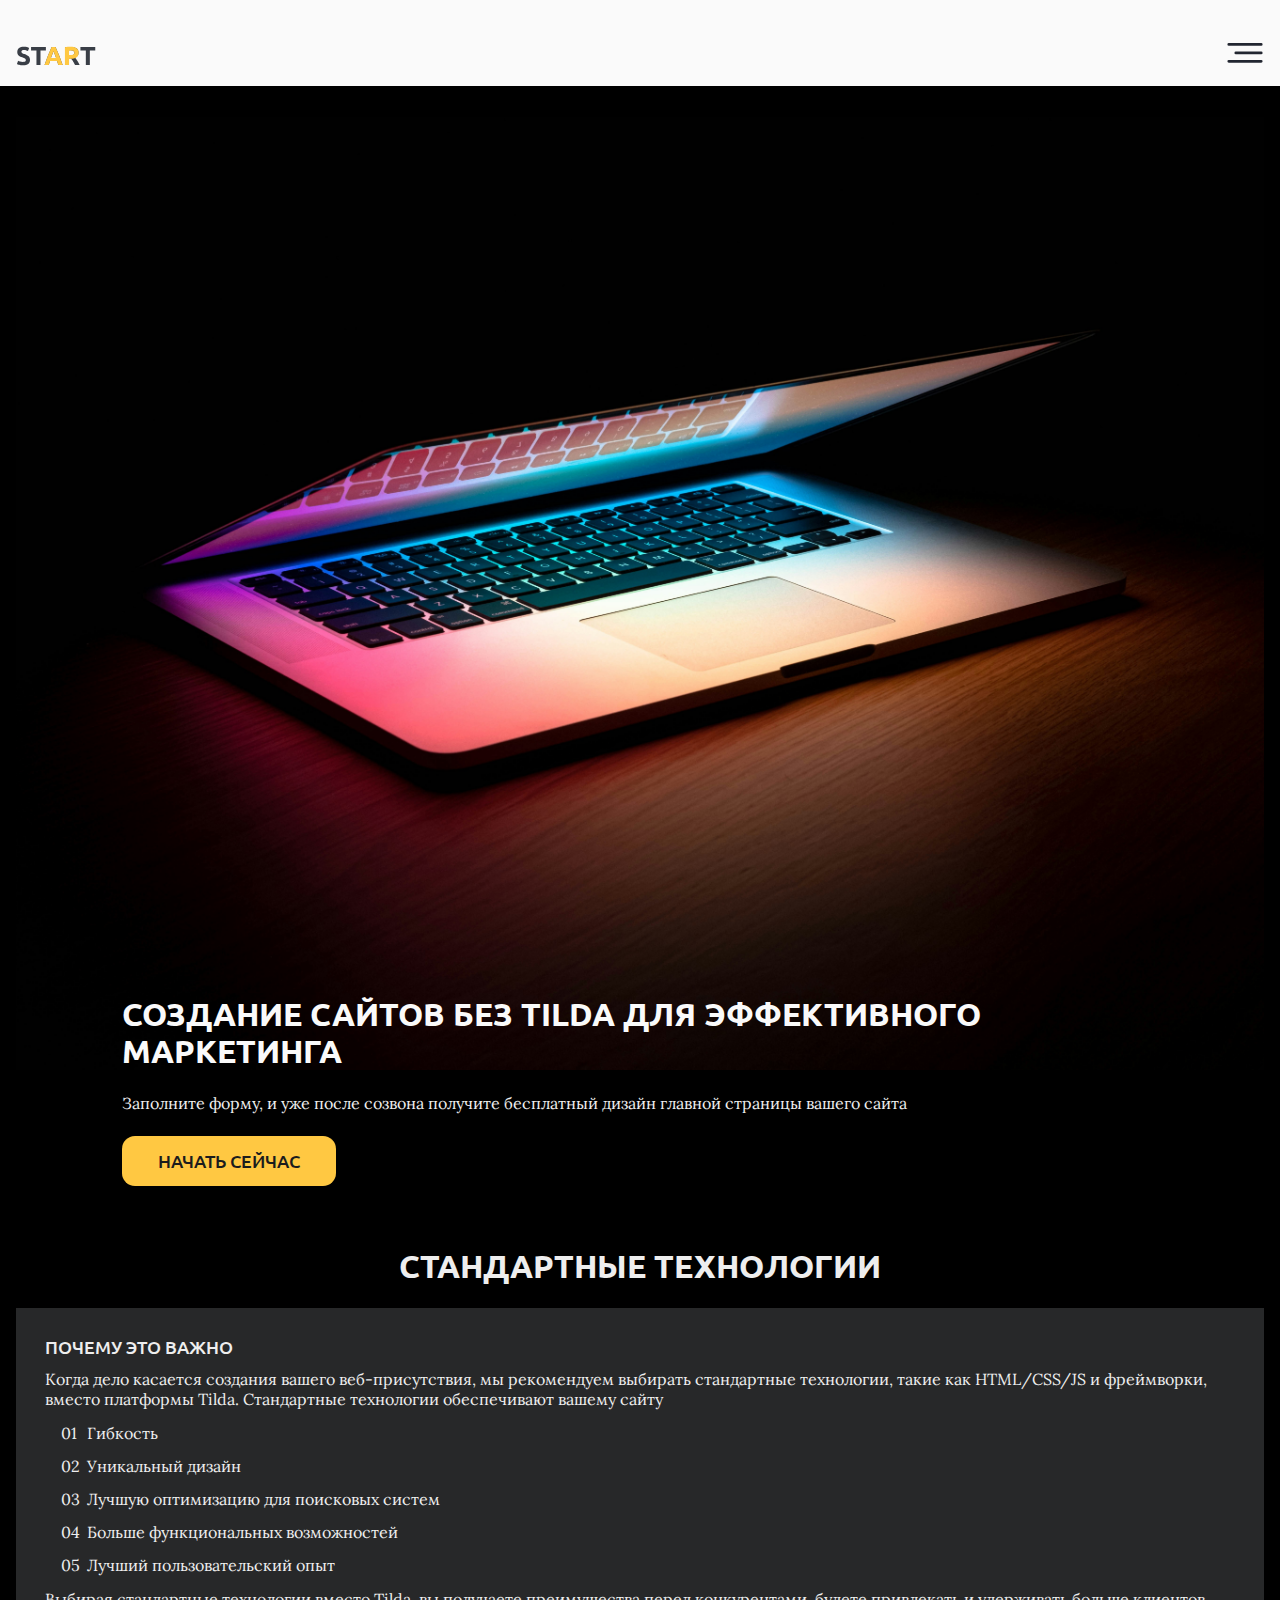
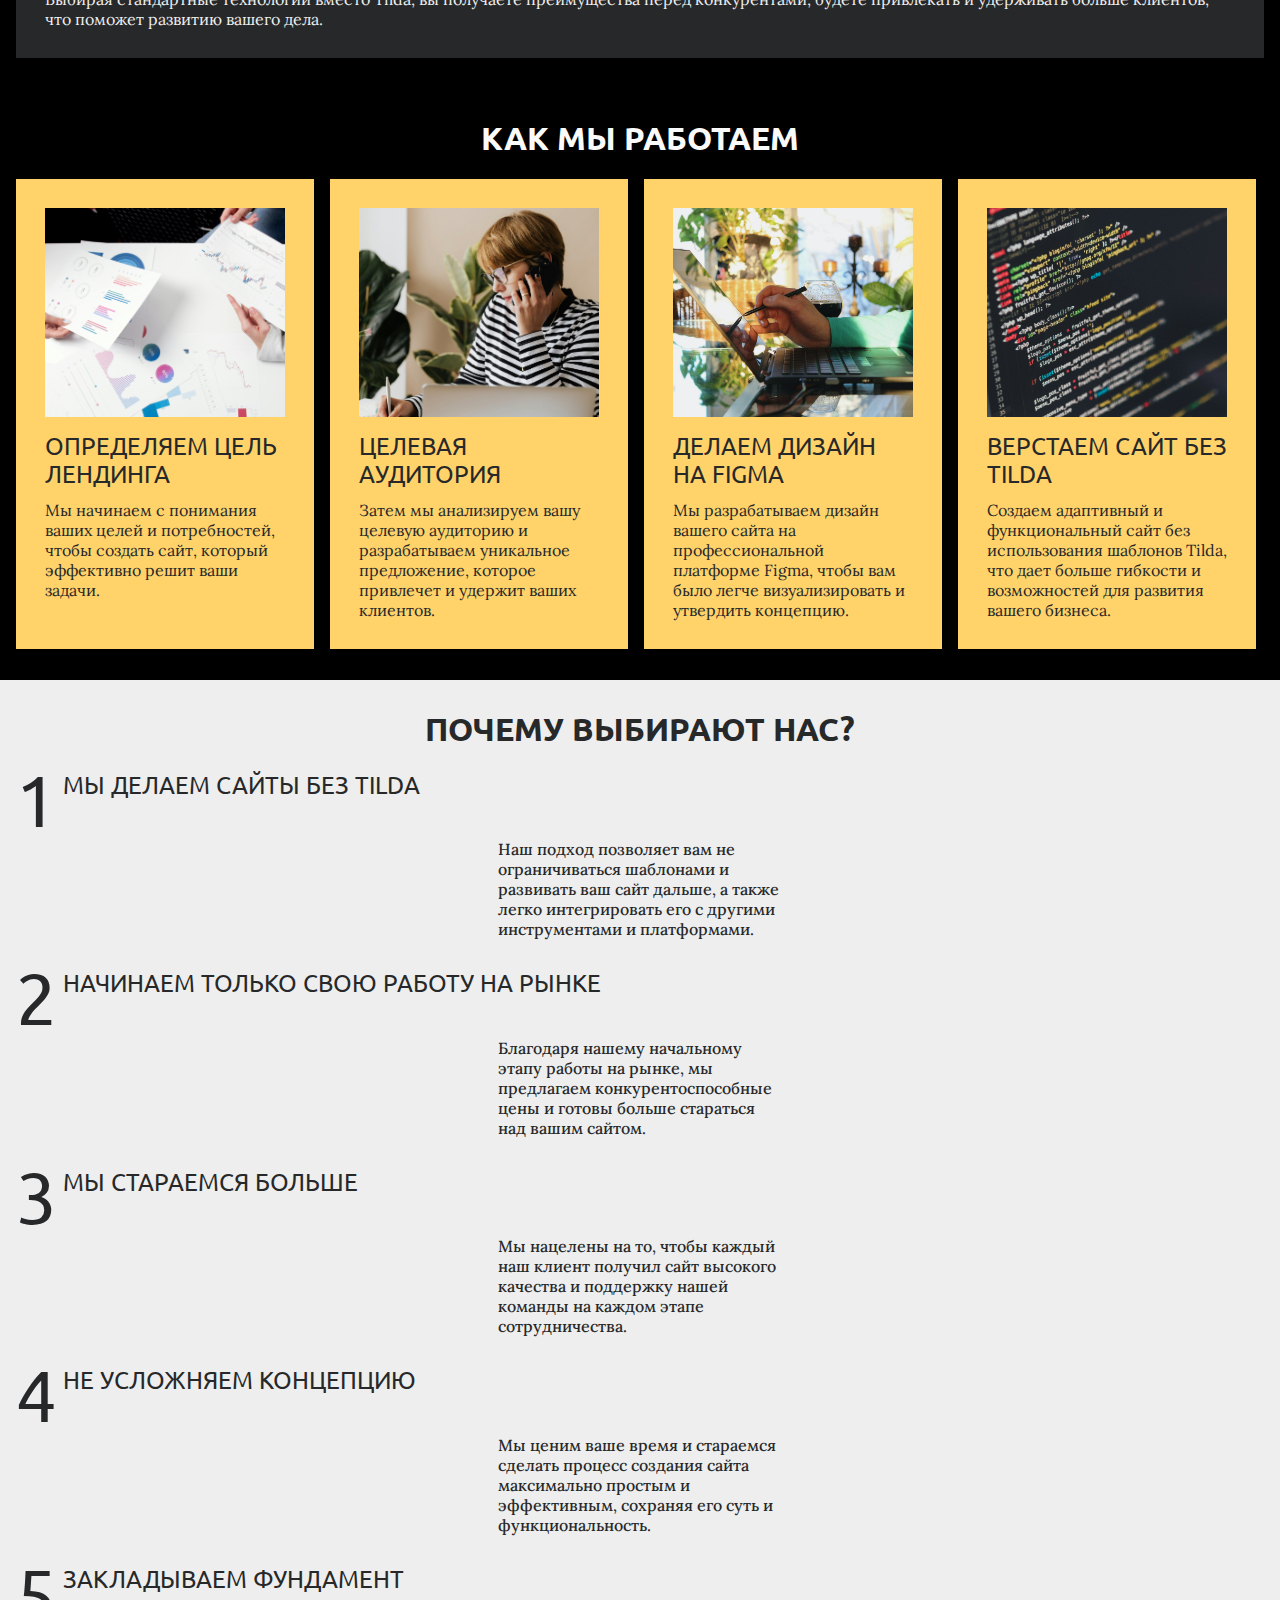
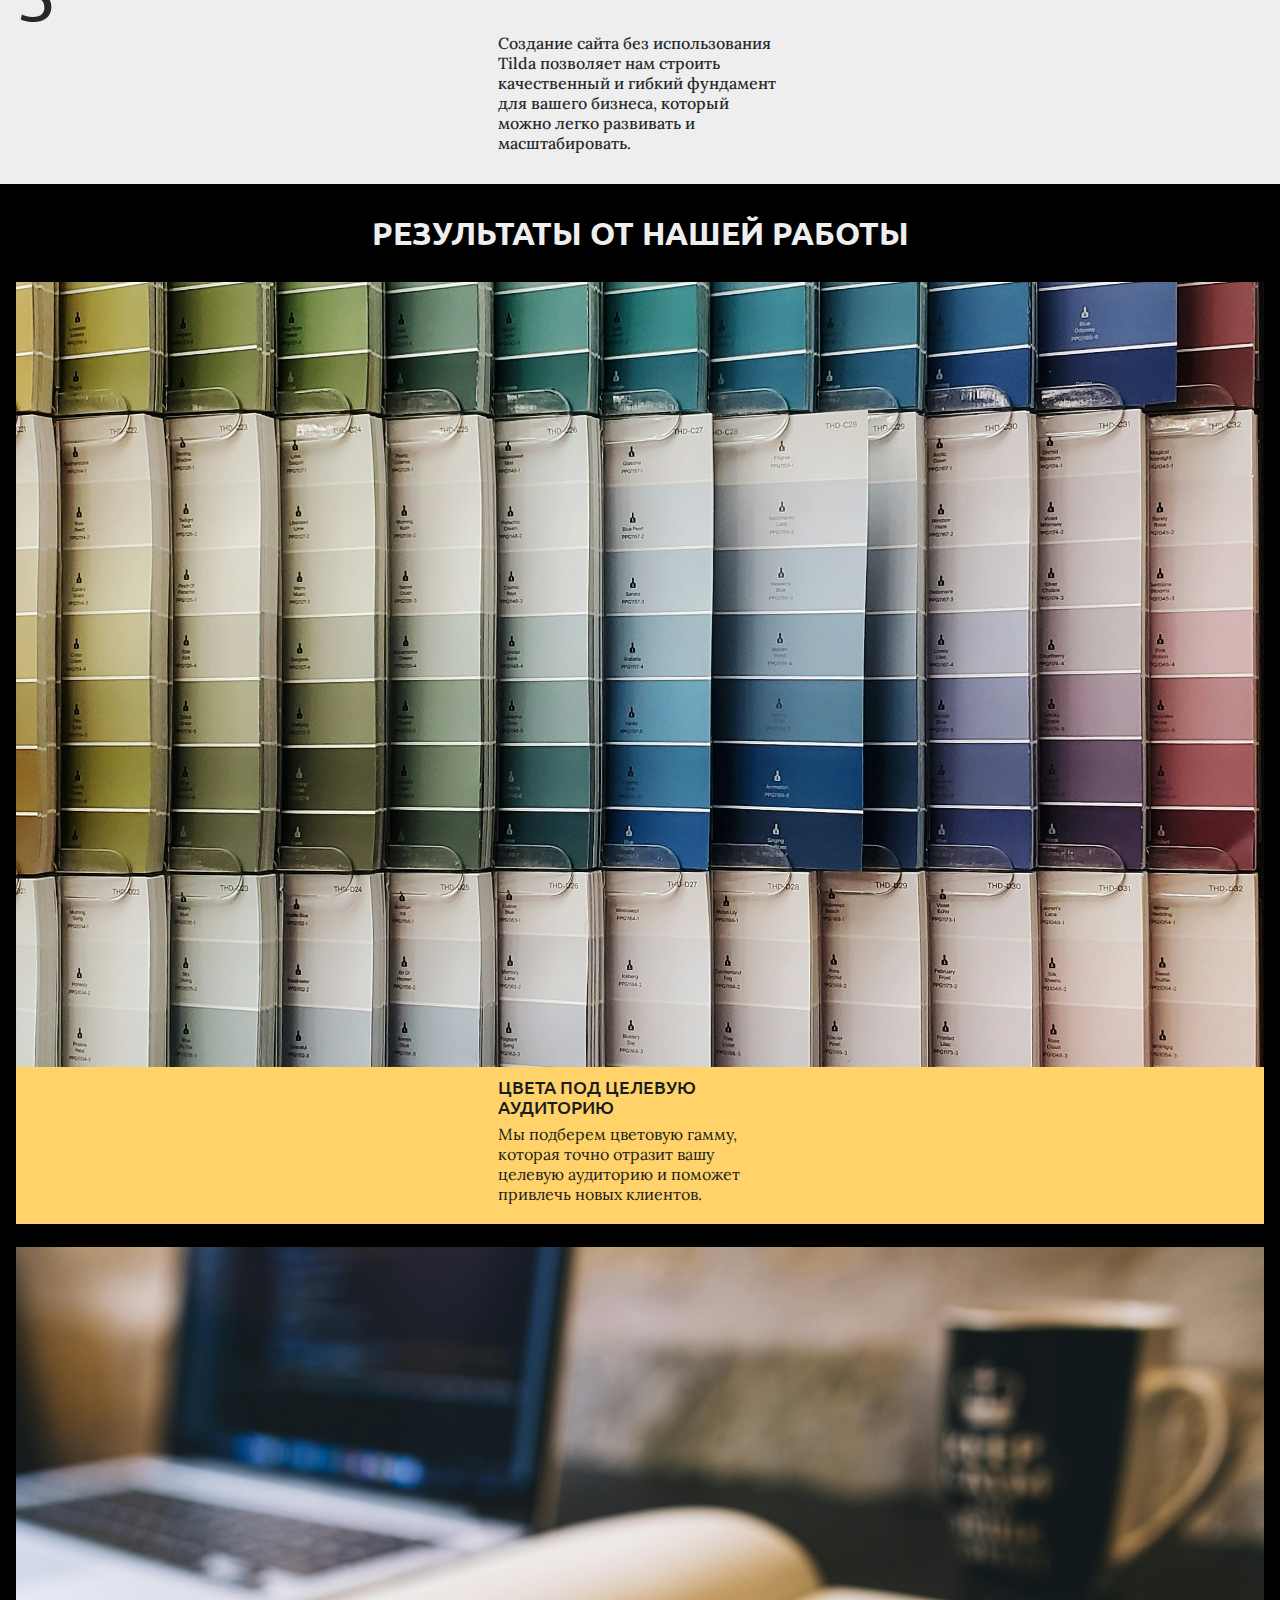
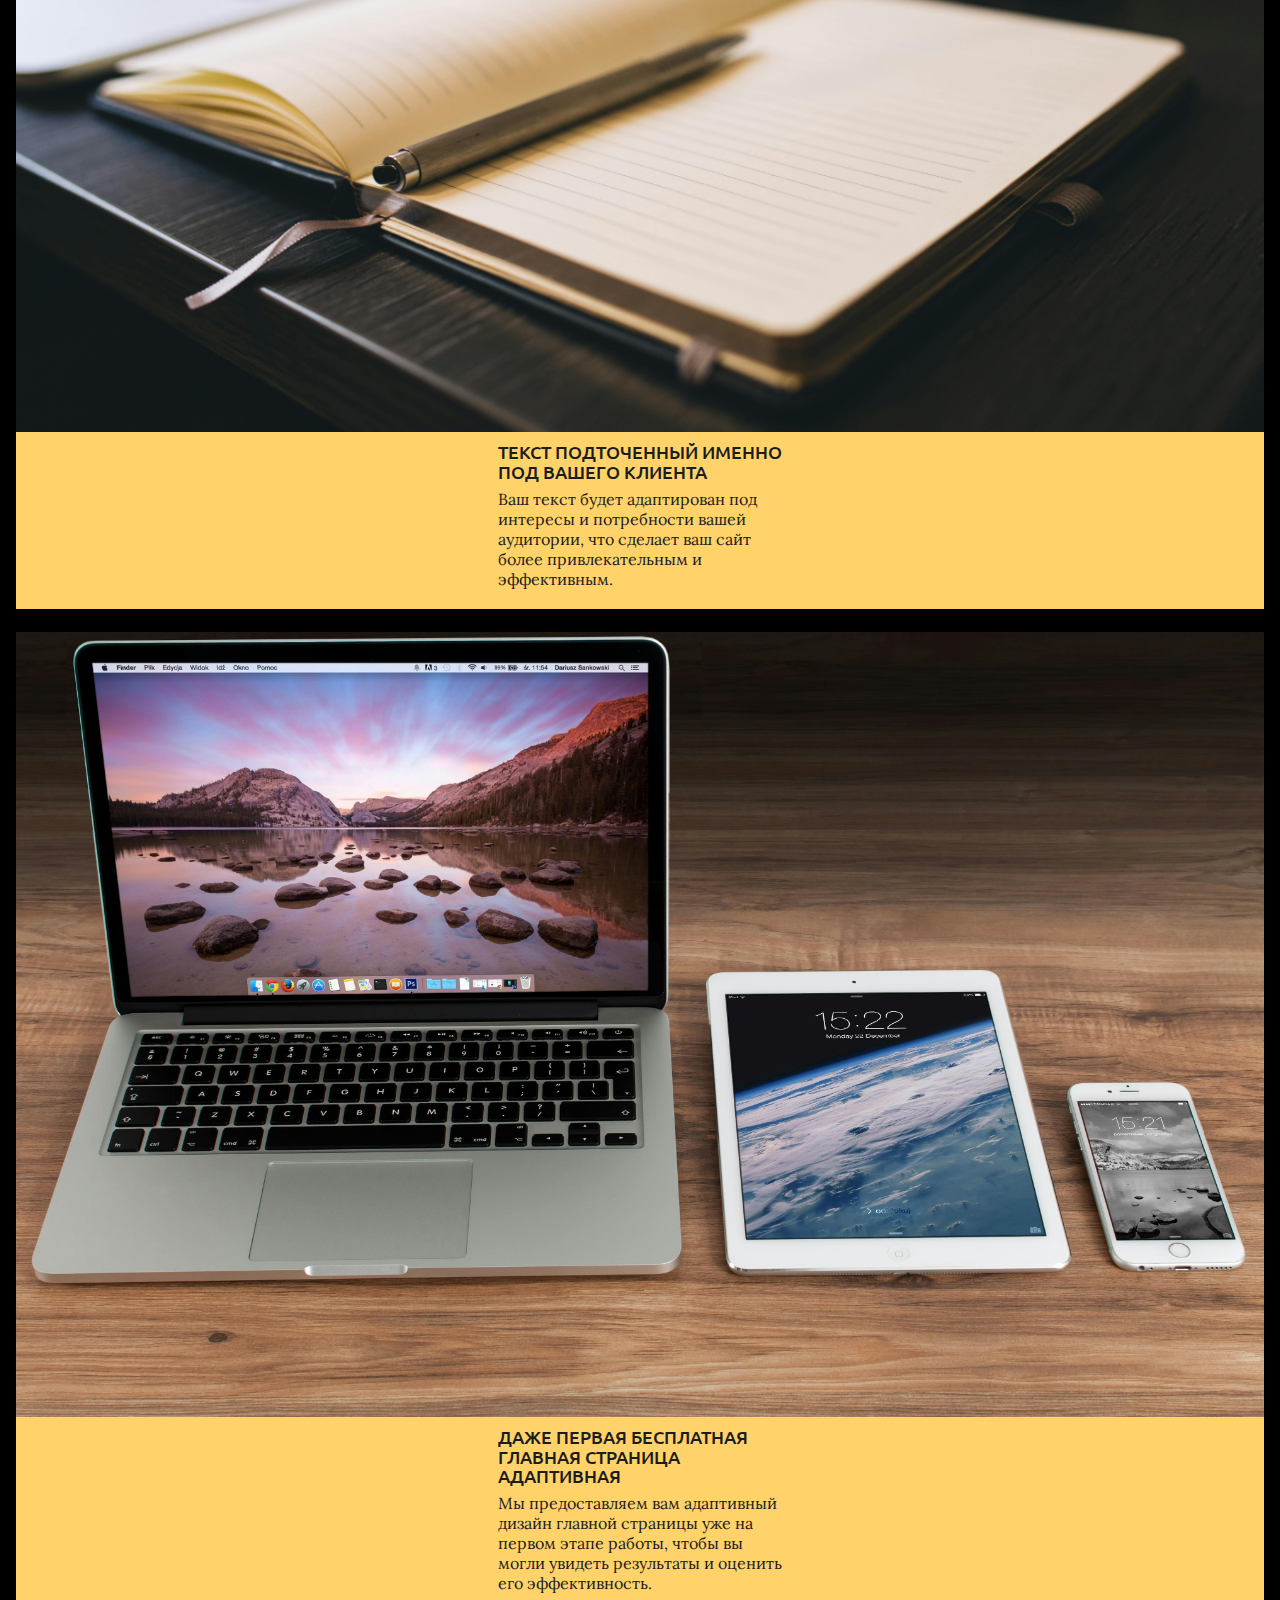
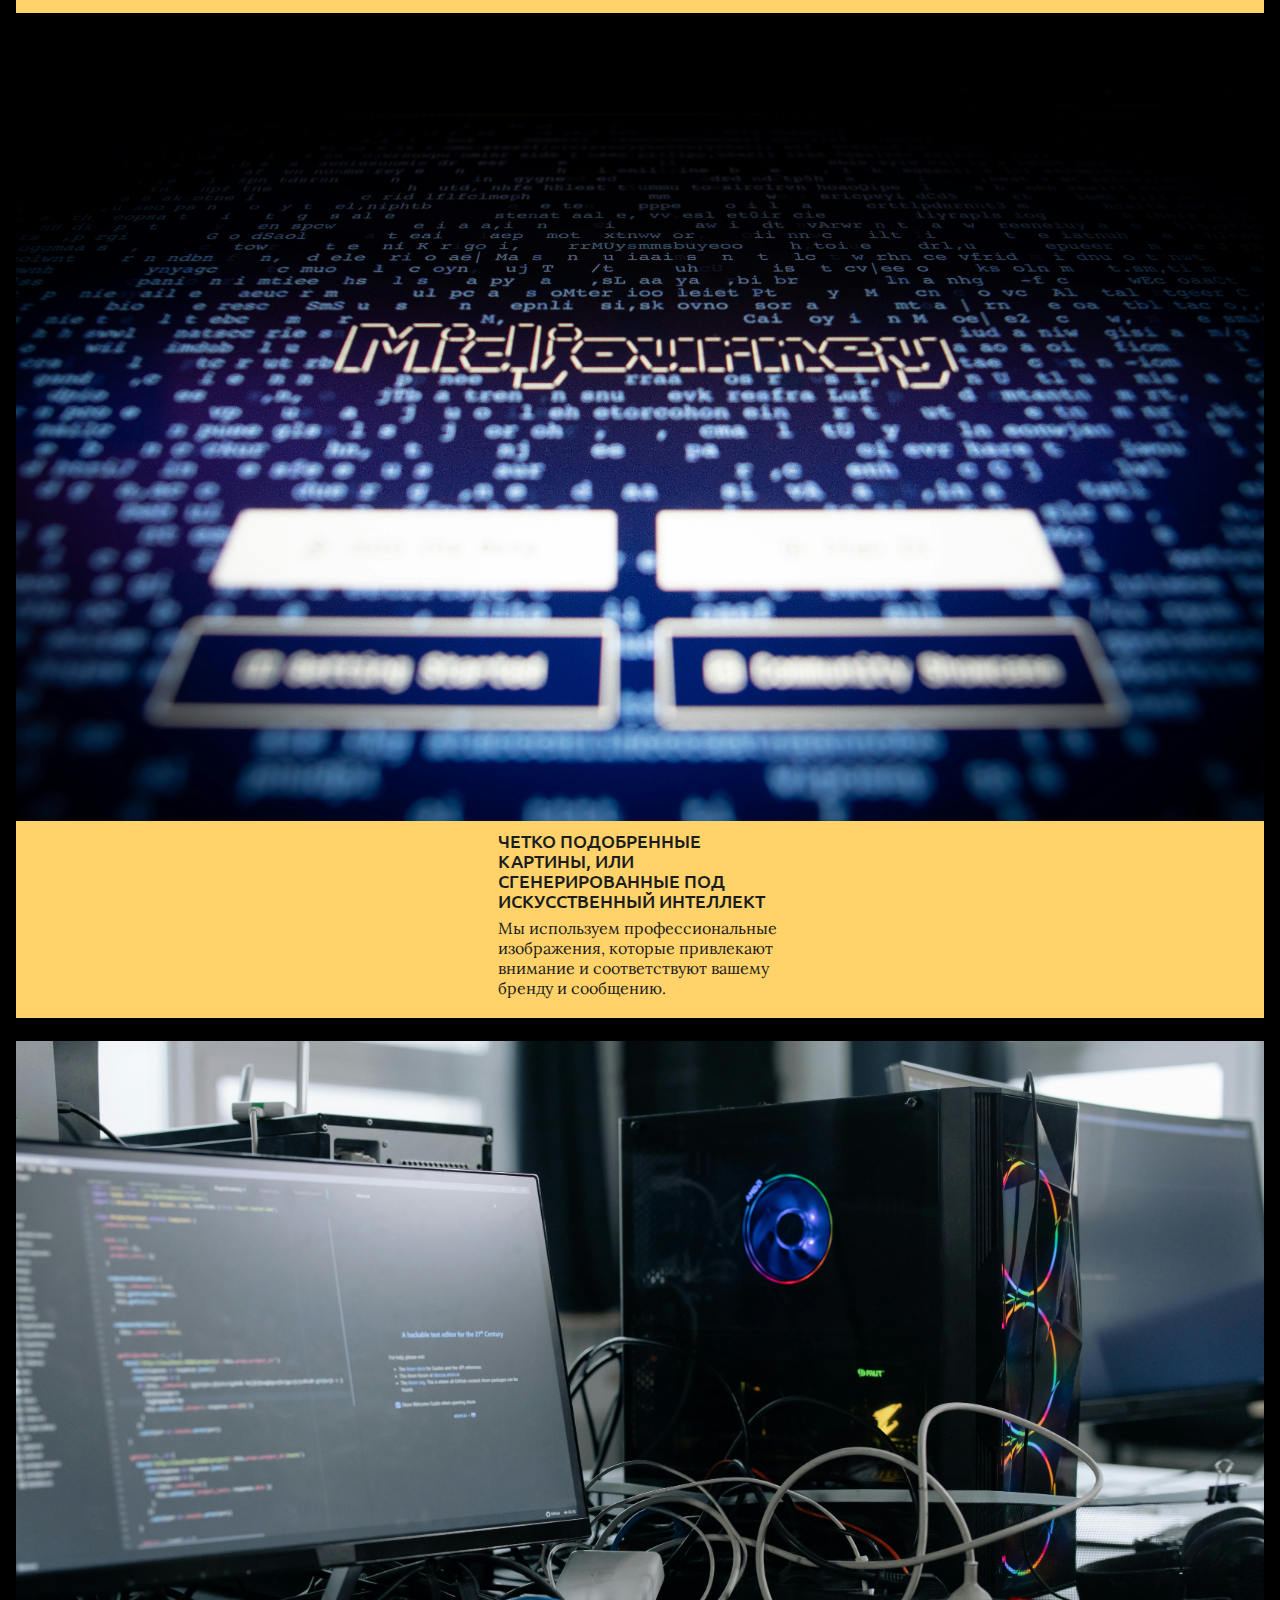
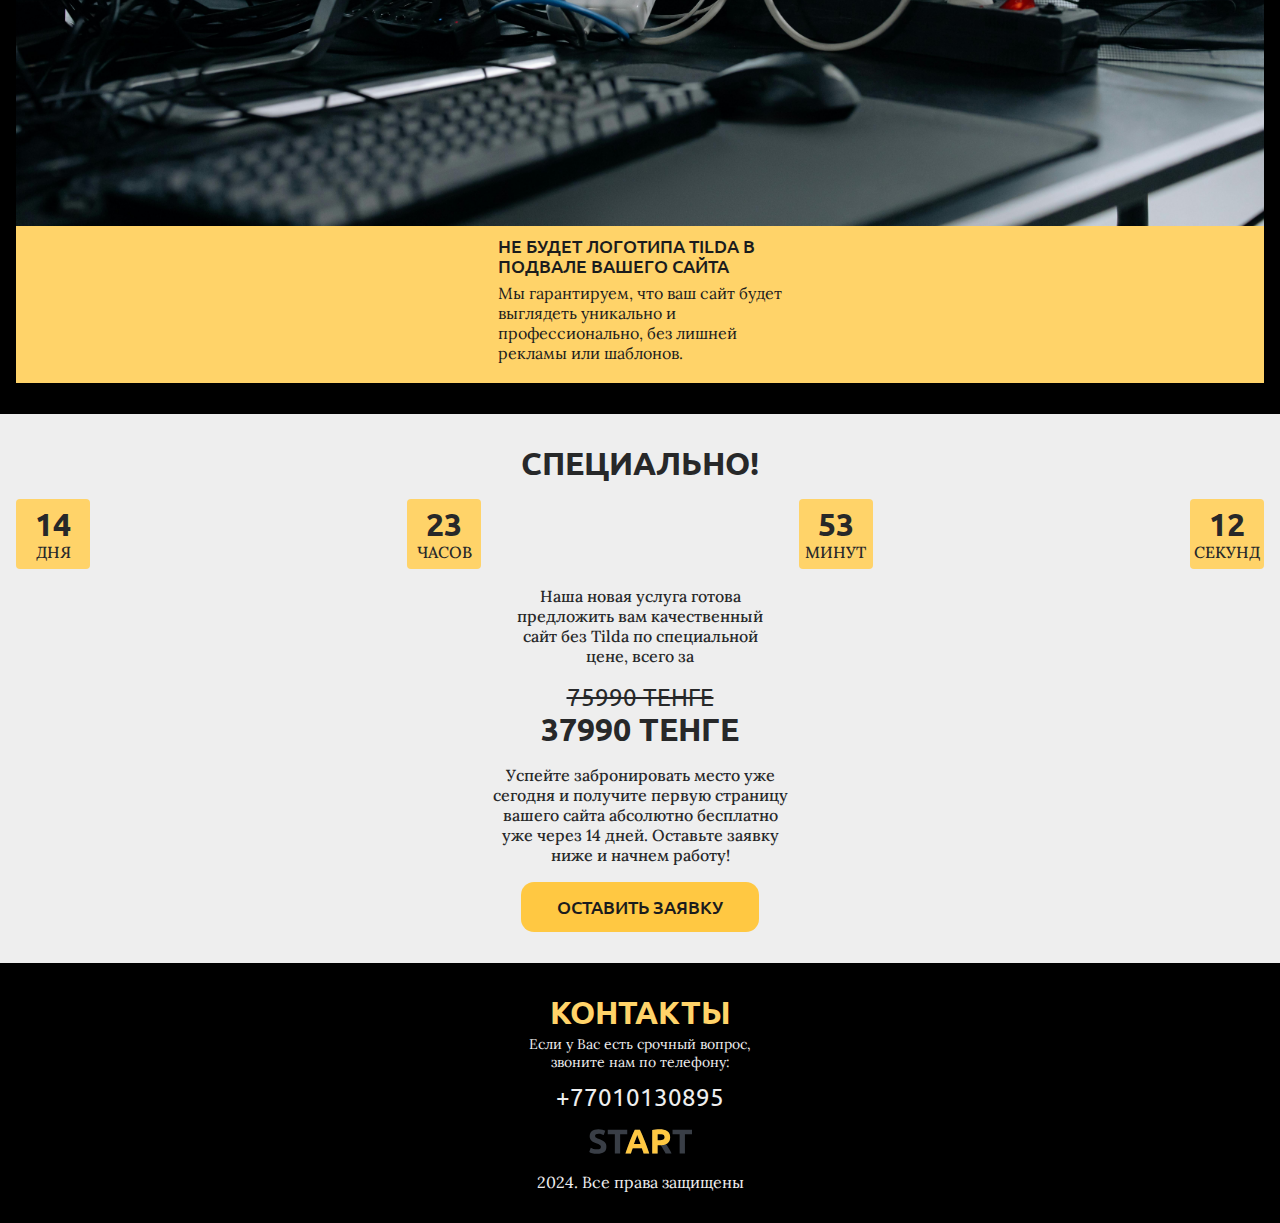
<file: index.html>
<!DOCTYPE html>
<html lang="en">
  <head>
    <meta charset="UTF-8" />
    <meta name="viewport" content="width=device-width, initial-scale=1.0" />
    <title>StartApp</title>
    <link rel="stylesheet" href="css/style.css" />
  </head>
  <body>
    <div class="wrapper">
      <div class="content">
        <!-- HEADER -->
        <div class="header">
          <div class="header__container">
            <div class="header__logo">
              <img src="assets/icons/logo.svg" alt="StartApp Logo Icon" />
            </div>
            <div class="header__menu">
              <div class="header__burger">
                <img src="assets/icons/menu.svg" alt="Header Menu Icon" />
              </div>
              <div class="header__close">
                <div class="heading">
                  <span class="heading__text-4">Закрыть</span>
                </div>
                <img src="assets/icons/close.svg" alt="Header Menu Icon" />
              </div>
            </div>
          </div>
          <!-- MENU BURGER -->
          <div class="menu">
            <div class="menu__container _container">
              <ul class="menu__items">
                <li class="menu__item heading">
                  <span class="heading__text-4">Основной экран</span>
                </li>
                <li class="menu__item heading">
                  <span class="heading__text-4"
                    >Страх перед неизвестностью</span
                  >
                </li>
                <li class="menu__item heading">
                  <span class="heading__text-4">Что мы предлагаем</span>
                </li>
                <li class="menu__item heading">
                  <span class="heading__text-4">Почему выбирают нас</span>
                </li>
                <li class="menu__item heading">
                  <span class="heading__text-4"
                    >Что можешь ожидать в конце</span
                  >
                </li>

                <li class="menu__item">
                  <div class="action">
                    <a
                      class="action__button action__button_notrounded"
                      href="pages/contact-us.html"
                      >Записаться</a
                    >
                  </div>
                </li>
              </ul>
            </div>
          </div>
        </div>

        <!-- HERO -->
        <div class="hero">
          <div class="hero__container _container">
            <div class="hero__img _img">
              <img src="assets/hero/hero.jpg" alt="Main Hero Image" />
            </div>
            <div class="hero__content">
              <div class="hero__heading heading">
                <h1 class="heading__text">
                  Создание сайтов без Tilda для эффективного маркетинга
                </h1>
              </div>
              <div class="hero__paragraph paragraph">
                <p class="paragraph__text">
                  Заполните форму, и уже после созвона получите бесплатный
                  дизайн главной страницы вашего сайта
                </p>
              </div>
              <div class="hero__action action">
                <a href="pages/contact-us.html" class="action__button"
                  >Начать сейчас</a
                >
              </div>
            </div>
          </div>
        </div>

        <!-- PAIN -->
        <div class="pain">
          <div class="pain__container _container">
            <div class="pain__heading heading heading_margin heading_center">
              <h2 class="heading__text">Cтандартные технологии</h2>
            </div>
            <div class="pain__content">
              <div class="pain__content-inner">
                <div class="heading">
                  <div class="heading__text-4">Почему это важно</div>
                </div>
                <div class="paragraph">
                  <p class="paragraph__text">
                    Когда дело касается создания вашего веб-присутствия, мы
                    рекомендуем выбирать стандартные технологии, такие как
                    HTML/CSS/JS и фреймворки, вместо платформы Tilda.
                    Стандартные технологии обеспечивают вашему сайту
                  </p>
                </div>
                <ul class="pain__list">
                  <li class="pain__item">
                    <span class="pain__number">01</span>
                    <div class="pain__item-text">Гибкость</div>
                  </li>
                  <li class="pain__item">
                    <span class="pain__number">02</span>
                    <div class="pain__item-text">Уникальный дизайн</div>
                  </li>
                  <li class="pain__item">
                    <span class="pain__number">03</span>
                    <div class="pain__item-text">
                      Лучшую оптимизацию для поисковых систем
                    </div>
                  </li>
                  <li class="pain__item">
                    <span class="pain__number">04</span>
                    <div class="pain__item-text">
                      Больше функциональных возможностей
                    </div>
                  </li>
                  <li class="pain__item">
                    <span class="pain__number">05</span>
                    <div class="pain__item-text">
                      Лучший пользовательский опыт
                    </div>
                  </li>
                </ul>
                <div class="paragraph">
                  <p class="paragraph__text">
                    Выбирая стандартные технологии вместо Tilda, вы получаете
                    преимущества перед конкурентами, будете привлекать и
                    удерживать больше клиентов, что поможет развитию вашего
                    дела.
                  </p>
                </div>
              </div>
            </div>
          </div>
        </div>

        <!-- OUR SERVICES -->
        <div class="services">
          <div class="services__container _container">
            <div class="services__header heading heading_center">
              <h2 class="heading__text">Как мы работаем</h2>
            </div>
            <div class="services__carts">
              <ul class="services__carts-inner">
                <li class="services__item">
                  <div class="services__inner">
                    <div class="services__img _img">
                      <img
                        src="assets/services/cart-1.jpg"
                        alt="Services Cart 1"
                      />
                    </div>
                    <div class="services__content">
                      <div class="services__title heading">
                        <h3 class="services__title-heading heading__text-3">
                          Определяем цель лендинга
                        </h3>
                      </div>
                      <div class="services__paragraph paragraph">
                        <p class="paragraph__text">
                          Мы начинаем с понимания ваших целей и потребностей,
                          чтобы создать сайт, который эффективно решит ваши
                          задачи.
                        </p>
                      </div>
                    </div>
                  </div>
                </li>
                <li class="services__item">
                  <div class="services__inner">
                    <div class="services__img _img">
                      <img
                        src="assets/services/cart-2.jpg"
                        alt="Services Cart 2"
                      />
                    </div>
                    <div class="services__content">
                      <div class="services__title heading">
                        <h3 class="services__title-heading heading__text-3">
                          Целевая аудитория
                        </h3>
                      </div>
                      <div class="services__paragraph paragraph">
                        <p class="paragraph__text">
                          Затем мы анализируем вашу целевую аудиторию и
                          разрабатываем уникальное предложение, которое
                          привлечет и удержит ваших клиентов.
                        </p>
                      </div>
                    </div>
                  </div>
                </li>
                <li class="services__item">
                  <div class="services__inner">
                    <div class="services__img _img">
                      <img
                        src="assets/services/cart-3.jpg"
                        alt="Services Cart 3"
                      />
                    </div>
                    <div class="services__content">
                      <div class="services__title heading">
                        <h3 class="services__title-heading heading__text-3">
                          Делаем дизайн на Figma
                        </h3>
                      </div>
                      <div class="services__paragraph paragraph">
                        <p class="paragraph__text">
                          Мы разрабатываем дизайн вашего сайта на
                          профессиональной платформе Figma, чтобы вам было легче
                          визуализировать и утвердить концепцию.
                        </p>
                      </div>
                    </div>
                  </div>
                </li>
                <li class="services__item">
                  <div class="services__inner">
                    <div class="services__img _img">
                      <img
                        src="assets/services/cart-4.jpg"
                        alt="Services Cart 4"
                      />
                    </div>
                    <div class="services__content">
                      <div class="services__title heading">
                        <h3 class="services__title-heading heading__text-3">
                          Верстаем сайт без Tilda
                        </h3>
                      </div>
                      <div class="services__paragraph paragraph">
                        <p class="paragraph__text">
                          Создаем адаптивный и функциональный сайт без
                          использования шаблонов Tilda, что дает больше гибкости
                          и возможностей для развития вашего бизнеса.
                        </p>
                      </div>
                    </div>
                  </div>
                </li>
              </ul>
            </div>
            <!-- <div class="services__scroll">
              <div class="services__arrow _img">
                <img src="assets/icons/left.svg" alt="Left Arrow" />
              </div>
              <ul class="services__dots">
                <li class="services__dot services__dot_light"></li>
                <li class="services__dot"></li>
                <li class="services__dot"></li>
                <li class="services__dot"></li>
              </ul>
              <div class="services__arrow _img">
                <img src="assets/icons/right.svg" alt="Right Arrow" />
              </div>
            </div> -->
          </div>
        </div>

        <!-- WHY ME -->
        <div class="why">
          <div class="why__container _container">
            <div class="why__heading heading heading_center">
              <h1 class="heading__text">Почему выбирают нас?</h1>
            </div>

            <ul class="why__carts carts">
              <li class="carts__item">
                <div class="carts__header heading">
                  <div class="carts__number heading__text-0">1</div>
                  <div class="carts__title heading__text-3">
                    Мы делаем сайты без Tilda
                  </div>
                </div>
                <div class="carts__paragraph paragraph">
                  <div class="paragraph__text">
                    Наш подход позволяет вам не ограничиваться шаблонами и
                    развивать ваш сайт дальше, а также легко интегрировать его с
                    другими инструментами и платформами.
                  </div>
                </div>
              </li>
              <li class="carts__item">
                <div class="carts__header heading">
                  <div class="carts__number heading__text-0">2</div>
                  <div class="carts__title heading__text-3">
                    Начинаем только свою работу на рынке
                  </div>
                </div>
                <div class="carts__paragraph paragraph">
                  <div class="paragraph__text">
                    Благодаря нашему начальному этапу работы на рынке, мы
                    предлагаем конкурентоспособные цены и готовы больше
                    стараться над вашим сайтом.
                  </div>
                </div>
              </li>
              <li class="carts__item">
                <div class="carts__header heading">
                  <div class="carts__number heading__text-0">3</div>
                  <div class="carts__title heading__text-3">
                    Мы стараемся больше
                  </div>
                </div>
                <div class="carts__paragraph paragraph">
                  <div class="paragraph__text">
                    Мы нацелены на то, чтобы каждый наш клиент получил сайт
                    высокого качества и поддержку нашей команды на каждом этапе
                    сотрудничества.
                  </div>
                </div>
              </li>
              <li class="carts__item">
                <div class="carts__header heading">
                  <div class="carts__number heading__text-0">4</div>
                  <div class="carts__title heading__text-3">
                    Не усложняем концепцию
                  </div>
                </div>
                <div class="carts__paragraph paragraph">
                  <div class="paragraph__text">
                    Мы ценим ваше время и стараемся сделать процесс создания
                    сайта максимально простым и эффективным, сохраняя его суть и
                    функциональность.
                  </div>
                </div>
              </li>
              <li class="carts__item">
                <div class="carts__header heading">
                  <div class="carts__number heading__text-0">5</div>
                  <div class="carts__title heading__text-3">
                    Закладываем фундамент
                  </div>
                </div>
                <div class="carts__paragraph paragraph">
                  <div class="paragraph__text">
                    Создание сайта без использования Tilda позволяет нам строить
                    качественный и гибкий фундамент для вашего бизнеса, который
                    можно легко развивать и масштабировать.
                  </div>
                </div>
              </li>
            </ul>
          </div>
        </div>

        <!-- EXPECTATIONS -->
        <div class="expect">
          <div class="expect__container _container">
            <div class="expect__header heading heading_center">
              <h2 class="heading__text">Результаты от нашей работы</h2>
            </div>
            <ul class="expect__carts">
              <li class="expect__item">
                <div class="expect__img _img">
                  <img
                    src="assets/expectations/exp-1.jpg"
                    alt="Expectation Cart Image 1"
                  />
                </div>
                <div class="expect__content">
                  <div class="heading">
                    <h3 class="heading__text-4">Цвета под целевую аудиторию</h3>
                  </div>
                  <div class="expect__paragraph paragraph">
                    <p class="paragraph__text">
                      Мы подберем цветовую гамму, которая точно отразит вашу
                      целевую аудиторию и поможет привлечь новых клиентов.
                    </p>
                  </div>
                </div>
              </li>
              <li class="expect__item">
                <div class="expect__img _img">
                  <img
                    src="assets/expectations/exp-2.jpg"
                    alt="Expectation Cart Image 2"
                  />
                </div>
                <div class="expect__content">
                  <div class="heading">
                    <h3 class="heading__text-4">
                      Текст подточенный именно под вашего клиента
                    </h3>
                  </div>
                  <div class="expect__paragraph paragraph">
                    <p class="paragraph__text">
                      Ваш текст будет адаптирован под интересы и потребности
                      вашей аудитории, что сделает ваш сайт более
                      привлекательным и эффективным.
                    </p>
                  </div>
                </div>
              </li>
              <li class="expect__item">
                <div class="expect__img _img">
                  <img
                    src="assets/expectations/exp-3.jpg"
                    alt="Expectation Cart Image 3"
                  />
                </div>
                <div class="expect__content">
                  <div class="heading">
                    <h3 class="heading__text-4">
                      Даже первая бесплатная главная страница адаптивная
                    </h3>
                  </div>
                  <div class="expect__paragraph paragraph">
                    <p class="paragraph__text">
                      Мы предоставляем вам адаптивный дизайн главной страницы
                      уже на первом этапе работы, чтобы вы могли увидеть
                      результаты и оценить его эффективность.
                    </p>
                  </div>
                </div>
              </li>
              <li class="expect__item">
                <div class="expect__img _img">
                  <img
                    src="assets/expectations/exp-4.jpg"
                    alt="Expectation Cart Image 4"
                  />
                </div>
                <div class="expect__content">
                  <div class="heading">
                    <h3 class="heading__text-4">
                      Четко подобренные картины, или сгенерированные под
                      искусственный интеллект
                    </h3>
                  </div>
                  <div class="expect__paragraph paragraph">
                    <p class="paragraph__text">
                      Мы используем профессиональные изображения, которые
                      привлекают внимание и соответствуют вашему бренду и
                      сообщению.
                    </p>
                  </div>
                </div>
              </li>
              <li class="expect__item">
                <div class="expect__img _img">
                  <img
                    src="assets/expectations/exp-5.jpg"
                    alt="Expectation Cart Image 5"
                  />
                </div>
                <div class="expect__content">
                  <div class="heading">
                    <h3 class="heading__text-4">
                      Не Будет логотипа Tilda в подвале вашего сайта
                    </h3>
                  </div>
                  <div class="expect__paragraph paragraph">
                    <p class="paragraph__text">
                      Мы гарантируем, что ваш сайт будет выглядеть уникально и
                      профессионально, без лишней рекламы или шаблонов.
                    </p>
                  </div>
                </div>
              </li>
            </ul>
          </div>
        </div>

        <!-- CALL TO ACTION -->
        <div class="action">
          <div class="action__container _container">
            <div class="action__heading heading heading_margin heading_center">
              <div class="heading__text">Специально!</div>
            </div>
            <div class="action__timer timer">
              <div class="timer__item">
                <div class="action__heading heading">
                  <div class="heading__text">14</div>
                </div>
                <div class="action__paragraph paragraph">
                  <p class="paragraph__text">Дня</p>
                </div>
              </div>
              <div class="timer__item">
                <div class="action__heading heading">
                  <div class="heading__text">23</div>
                </div>
                <div class="action__paragraph paragraph">
                  <p class="paragraph__text">Часов</p>
                </div>
              </div>
              <div class="timer__item">
                <div class="action__heading heading">
                  <div class="heading__text">53</div>
                </div>
                <div class="action__paragraph paragraph">
                  <p class="paragraph__text">Минут</p>
                </div>
              </div>
              <div class="timer__item">
                <div class="action__heading heading">
                  <div class="heading__text">12</div>
                </div>
                <div class="action__paragraph paragraph">
                  <p class="paragraph__text">Секунд</p>
                </div>
              </div>
            </div>
            <div class="action__paragraph paragraph">
              <p class="paragraph__text paragraph__text_center">
                Наша новая услуга готова предложить вам качественный сайт без
                Tilda по специальной цене, всего за
              </p>
            </div>
            <div class="action__price">
              <div class="action__heading heading heading_center">
                <div class="heading__text-3">75990 тенге</div>
              </div>
              <div class="action__heading heading heading_center">
                <div class="heading__text">37990 тенге</div>
              </div>
            </div>
            <div class="action__paragraph action__paragraph_width paragraph">
              <p class="paragraph__text paragraph__text_center">
                Успейте забронировать место уже сегодня и получите первую
                страницу вашего сайта абсолютно бесплатно уже через 14 дней.
                Оставьте заявку ниже и начнем работу!
              </p>
            </div>

            <div class="action__action action action_center">
              <a href="pages/contact-us.html" class="action__button"
                >Оставить заявку</a
              >
            </div>
          </div>
        </div>
      </div>

      <!-- FOOTER -->
      <footer class="footer">
        <div class="footer__container _container">
          <div class="footer__header heading">
            <h1 class="heading__text">Контакты</h1>
          </div>
          <div class="footer__paragraph paragraph">
            <div class="paragraph__text paragraph__text_small">
              Если у Вас есть срочный вопрос, звоните нам по телефону:
            </div>
          </div>
          <div class="heading">
            <div class="heading__text-3">+77010130895</div>
          </div>
          <div class="footer__logo">
            <img src="assets/icons/logo.svg" alt="Footer Logo" />
          </div>
          <div class="footer__paragraph paragraph footer__paragraph_legacy">
            <div class="paragraph__text">2024. Все права защищены</div>
          </div>
        </div>
      </footer>
    </div>
  </body>
</html>
</file>
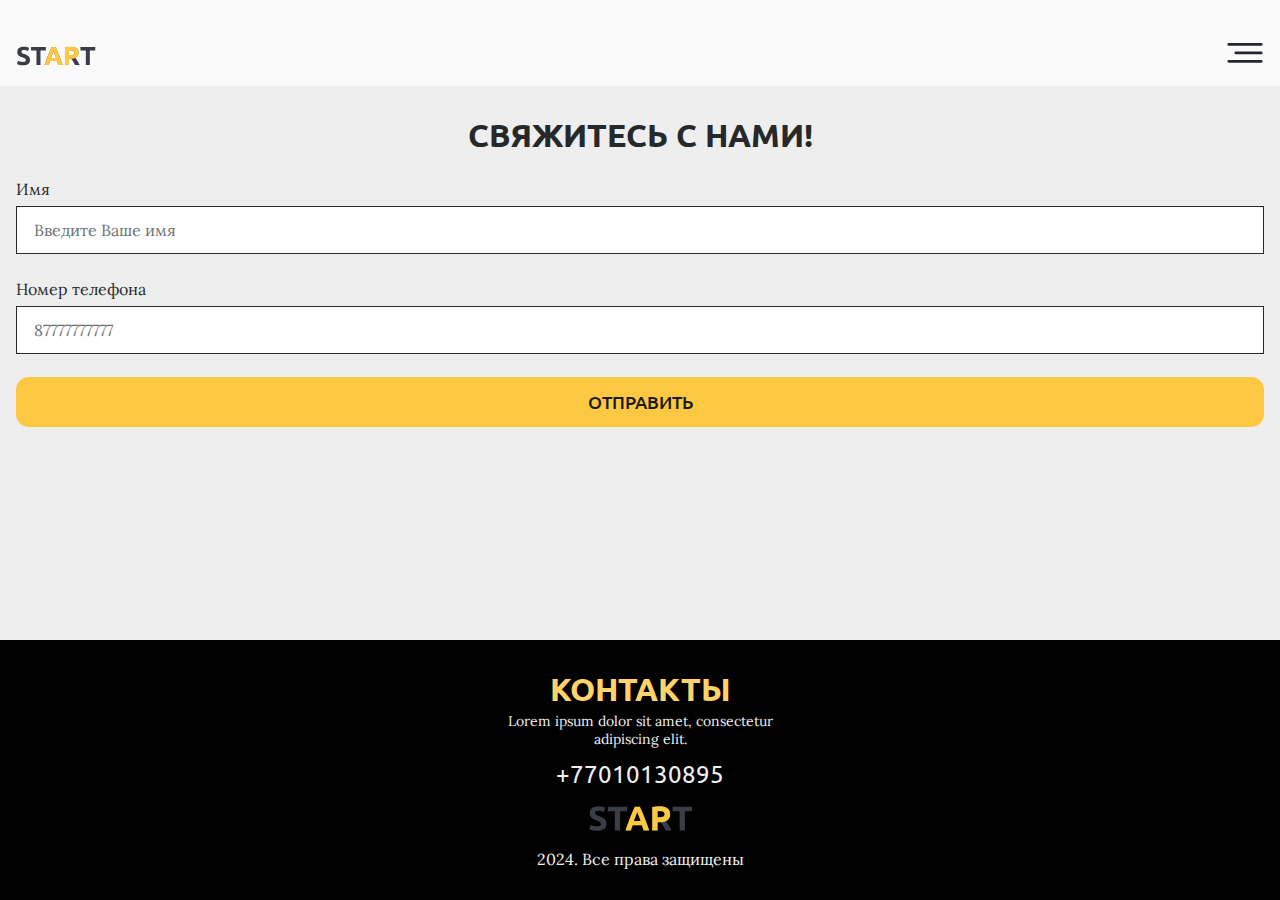
<file: pages/contact-us.html>
<!DOCTYPE html>
<html lang="en">
  <head>
    <meta charset="UTF-8" />
    <meta name="viewport" content="width=device-width, initial-scale=1.0" />
    <title>StartApp</title>
    <link rel="stylesheet" href="../css/style.css" />
  </head>
  <body>
    <div class="wrapper">
      <div class="content">
        <!-- HEADER -->
        <div class="header">
          <div class="header__container">
            <div class="header__logo">
              <img src="../assets/icons/logo.svg" alt="StartApp Logo Icon" />
            </div>
            <div class="header__menu">
              <img src="../assets/icons/menu.svg" alt="Header Menu Icon" />
            </div>
          </div>
        </div>

        <!-- CONTACT US -->
        <div class="contact">
          <div class="contact__container _container">
            <div class="contact__inner">
              <div class="contact__heading heading heading_center">
                <h2 class="heading__text">Свяжитесь с нами!</h2>
              </div>
              <form class="contact__form form" action="#" method="post">
                <div class="form__item">
                  <label class="form__label" for="name">Имя</label>
                  <input
                    id="name"
                    class="form__input"
                    name="name"
                    type="text"
                    placeholder="Введите Ваше имя"
                  />
                </div>
                <div class="form__item">
                  <label class="form__label" for="phone_number"
                    >Номер телефона</label
                  >
                  <input
                    id="phone_number"
                    class="form__input"
                    name="phone_number"
                    type="text"
                    placeholder="87777777777"
                  />
                </div>
                <div class="form__action action">
                  <a href="../pages/thank-you.html" class="action__button"
                    >Отправить</a
                  >
                </div>
              </form>
            </div>
          </div>
        </div>
      </div>

      <!-- FOOTER -->
      <footer class="footer">
        <div class="footer__scroll _img">
          <img src="../assets/icons/scroll_up.png" alt="Scroll Up" />
        </div>
        <div class="footer__container _container">
          <div class="footer__header heading">
            <h1 class="heading__text">Контакты</h1>
          </div>
          <div class="footer__paragraph paragraph">
            <div class="paragraph__text paragraph__text_small">
              Lorem ipsum dolor sit amet, consectetur adipiscing elit.
            </div>
          </div>
          <div class="heading">
            <div class="heading__text-3">+77010130895</div>
          </div>
          <div class="footer__logo">
            <img src="../assets/icons/logo.svg" alt="Footer Logo" />
          </div>
          <div class="footer__paragraph paragraph footer__paragraph_legacy">
            <div class="paragraph__text">2024. Все права защищены</div>
          </div>
        </div>
      </footer>
    </div>
  </body>
</html>
</file>
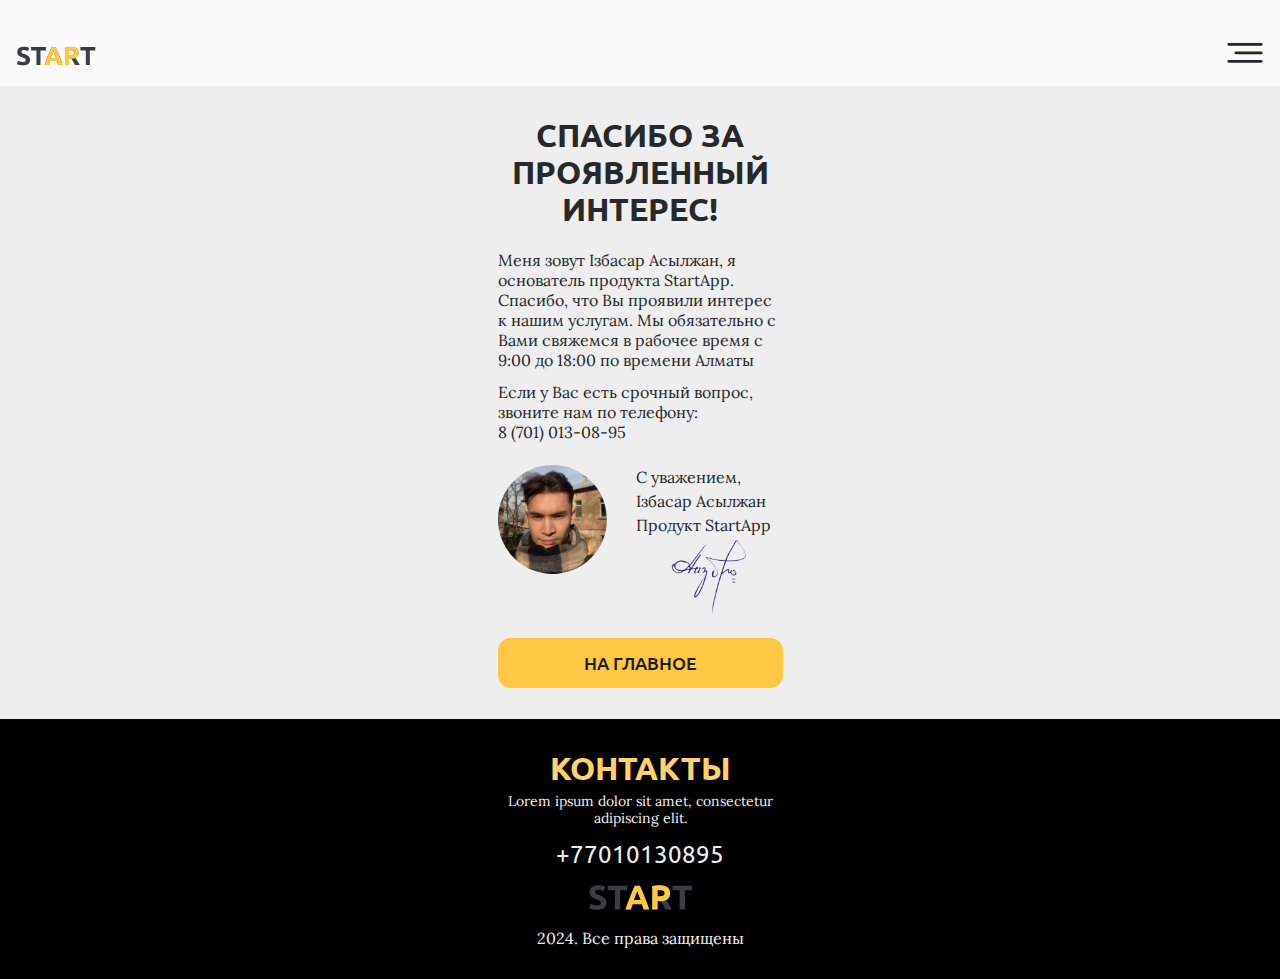
<file: pages/thank-you.html>
<!DOCTYPE html>
<html lang="en">
  <head>
    <meta charset="UTF-8" />
    <meta name="viewport" content="width=device-width, initial-scale=1.0" />
    <title>StartApp</title>
    <link rel="stylesheet" href="../css/style.css" />
  </head>
  <body>
    <div class="wrapper">
      <div class="content">
        <!-- HEADER -->
        <div class="header">
          <div class="header__container">
            <div class="header__logo">
              <img src="../assets/icons/logo.svg" alt="StartApp Logo Icon" />
            </div>
            <div class="header__menu">
              <img src="../assets/icons/menu.svg" alt="Header Menu Icon" />
            </div>
          </div>
        </div>

        <!-- THANK YOU -->
        <div class="thanks">
          <div class="thanks__container _container">
            <div class="thanks__inner">
              <div class="thanks__heading heading heading_center">
                <h2 class="heading__text">Спасибо за проявленный интерес!</h2>
              </div>
              <div class="thanks__content">
                <div class="thanks__paragraphs">
                  <div class="thanks__paragraph paragraph">
                    <p class="paragraph__text">
                      Меня зовут Iзбасар Асылжан, я основатель продукта
                      StartApp. Спасибо, что Вы проявили интерес к нашим
                      услугам. Мы обязательно с Вами свяжемся в рабочее время с
                      9:00 до 18:00 по времени Алматы
                    </p>
                  </div>
                  <div class="thanks__paragraph paragraph">
                    <p class="paragraph__text">
                      Если у Вас есть срочный вопрос, звоните нам по телефону:
                      <br />
                      8 (701) 013-08-95
                    </p>
                  </div>
                </div>
                <div class="thanks__sign sign">
                  <div class="sign__left _img">
                    <img src="../assets/thanks/ava_1MB.jpeg" alt="My Avatar" />
                  </div>
                  <div class="sign__right">
                    <div class="sign__text paragraph">
                      <p class="paragraph">
                        С уважением, Iзбасар Асылжан Продукт StartApp
                      </p>
                    </div>
                    <div class="sign__elem _img">
                      <img src="../assets/thanks/my_sign.png" alt="My Sign" />
                    </div>
                  </div>
                </div>
              </div>
              <div class="thanks__action action">
                <a href="../index.html" class="action__button">На Главное</a>
              </div>
            </div>
          </div>
        </div>
      </div>

      <!-- FOOTER -->
      <footer class="footer">
        <div class="footer__scroll _img">
          <img src="../assets/icons/scroll_up.png" alt="Scroll Up" />
        </div>
        <div class="footer__container _container">
          <div class="footer__header heading">
            <h1 class="heading__text">Контакты</h1>
          </div>
          <div class="footer__paragraph paragraph">
            <div class="paragraph__text paragraph__text_small">
              Lorem ipsum dolor sit amet, consectetur adipiscing elit.
            </div>
          </div>
          <div class="heading">
            <div class="heading__text-3">+77010130895</div>
          </div>
          <div class="footer__logo">
            <img src="../assets/icons/logo.svg" alt="Footer Logo" />
          </div>
          <div class="footer__paragraph paragraph footer__paragraph_legacy">
            <div class="paragraph__text">2024. Все права защищены</div>
          </div>
        </div>
      </footer>
    </div>
  </body>
</html>
</file>
<file: css/style.css>
@import url("https://fonts.googleapis.com/css2?family=Ubuntu:ital,wght@0,300;0,400;0,500;0,700;1,300;1,400;1,500;1,700&display=swap");
@import url("https://fonts.googleapis.com/css2?family=Lora:ital,wght@0,400..700;1,400..700&family=Ubuntu:ital,wght@0,300;0,400;0,500;0,700;1,300;1,400;1,500;1,700&display=swap");

@import url("reset.css");

@import url("main.css");

@import url("sections/header.css");
@import url("sections/menu.css");
@import url("sections/hero.css");
@import url("sections/pain.css");
@import url("sections/services.css");
@import url("sections/why.css");
@import url("sections/expectations.css");
@import url("sections/action.css");
@import url("sections/footer.css");

@import url("pages/thanks.css");
@import url("pages/contact-us.css");
</file>
